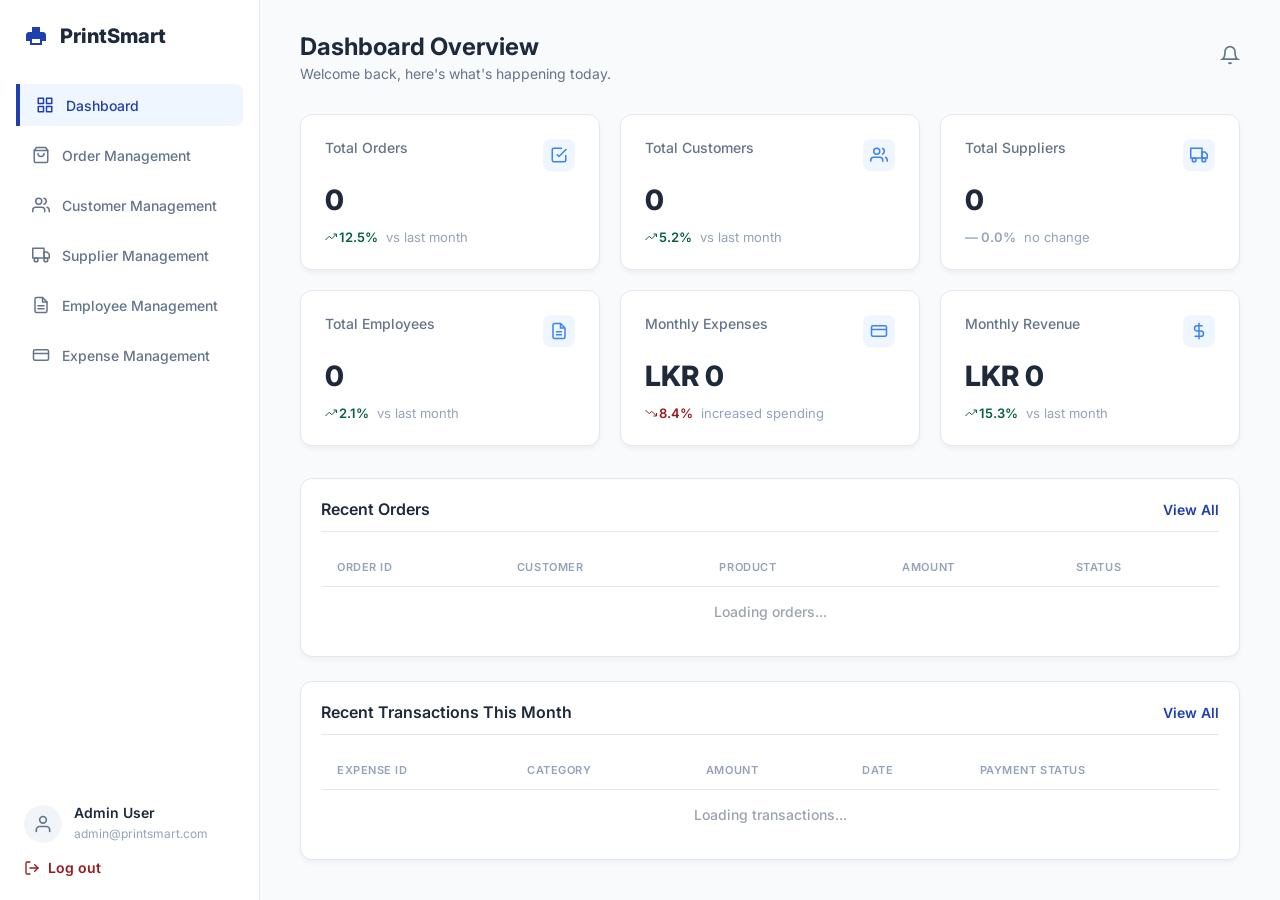
<file: printsmartV2/Frontend/index.html>
<!DOCTYPE html>
<html lang="en">
<head>
    <meta charset="UTF-8">
    <meta name="viewport" content="width=device-width, initial-scale=1.0">
    <title>PrintSmart — Dashboard</title>
    <link rel="stylesheet" href="assets/css/global.css">
    <link rel="stylesheet" href="assets/css/dashboard.css">
</head>
<body>

<div class="page-container">
    <!-- Sidebar -->
    <aside class="sidebar">
        <div class="logo">
            <svg width="24" height="24" viewBox="0 0 24 24" fill="none" class="brand-icon">
                <path d="M19 8H5C3.34315 8 2 9.34315 2 11V17H6V21H18V17H22V11C22 9.34315 20.6569 8 19 8Z" fill="currentColor"/>
                <path d="M16 3H8V8H16V3Z" fill="currentColor"/>
                <path d="M16 15H8V19H16V15Z" fill="#FFFFFF"/>
            </svg>
            PrintSmart
        </div>

        <nav class="menu">
            <a href="index.html" class="menu-item active">
                <svg width="18" height="18" viewBox="0 0 24 24" fill="none" stroke-width="2" stroke-linecap="round" stroke-linejoin="round"><rect x="3" y="3" width="7" height="7"/><rect x="14" y="3" width="7" height="7"/><rect x="14" y="14" width="7" height="7"/><rect x="3" y="14" width="7" height="7"/></svg>
                Dashboard
            </a>
            <a href="pages/orders.html" class="menu-item">
                <svg width="18" height="18" viewBox="0 0 24 24" fill="none" stroke-width="2" stroke-linecap="round" stroke-linejoin="round"><path d="M6 2L3 6v14a2 2 0 002 2h14a2 2 0 002-2V6l-3-4z"/><line x1="3" y1="6" x2="21" y2="6"/><path d="M16 10a4 4 0 01-8 0"/></svg>
                Order Management
            </a>
            <a href="pages/customers.html" class="menu-item">
                <svg width="18" height="18" viewBox="0 0 24 24" fill="none" stroke-width="2" stroke-linecap="round" stroke-linejoin="round"><path d="M17 21v-2a4 4 0 00-4-4H5a4 4 0 00-4 4v2"/><circle cx="9" cy="7" r="4"/><path d="M23 21v-2a4 4 0 00-3-3.87"/><path d="M16 3.13a4 4 0 010 7.75"/></svg>
                Customer Management
            </a>
            <a href="pages/suppliers.html" class="menu-item">
                <svg width="18" height="18" viewBox="0 0 24 24" fill="none" stroke-width="2" stroke-linecap="round" stroke-linejoin="round"><rect x="1" y="3" width="15" height="13"/><polygon points="16 8 20 8 23 11 23 16 16 16 16 8"/><circle cx="5.5" cy="18.5" r="2.5"/><circle cx="18.5" cy="18.5" r="2.5"/></svg>
                Supplier Management
            </a>
            <a href="pages/employees.html" class="menu-item">
                <svg width="18" height="18" viewBox="0 0 24 24" fill="none" stroke-width="2" stroke-linecap="round" stroke-linejoin="round"><path d="M14 2H6a2 2 0 00-2 2v16a2 2 0 002 2h12a2 2 0 002-2V8z"/><polyline points="14 2 14 8 20 8"/><line x1="16" y1="13" x2="8" y2="13"/><line x1="16" y1="17" x2="8" y2="17"/></svg>
                Employee Management
            </a>
            <a href="pages/expenses.html" class="menu-item">
                <svg width="18" height="18" viewBox="0 0 24 24" fill="none" stroke-width="2" stroke-linecap="round" stroke-linejoin="round"><rect x="2" y="5" width="20" height="14" rx="2"/><line x1="2" y1="10" x2="22" y2="10"/></svg>
                Expense Management
            </a>
        </nav>

        <div class="user-info-box mt-auto" style="margin-top:auto;">
            <div class="user-profile">
                <div class="user-icon">
                    <svg width="20" height="20" viewBox="0 0 24 24" fill="none" stroke-width="2" stroke-linecap="round" stroke-linejoin="round"><path d="M20 21v-2a4 4 0 00-4-4H8a4 4 0 00-4 4v2"/><circle cx="12" cy="7" r="4"/></svg>
                </div>
                <div class="user-text">
                    <strong>Admin User</strong>
                    <span>admin@printsmart.com</span>
                </div>
            </div>
            <a href="login.html" class="logout-link">
                <svg width="16" height="16" viewBox="0 0 24 24" fill="none" stroke="currentColor" stroke-width="2" stroke-linecap="round" stroke-linejoin="round"><path d="M9 21H5a2 2 0 01-2-2V5a2 2 0 012-2h4"/><polyline points="16 17 21 12 16 7"/><line x1="21" y1="12" x2="9" y2="12"/></svg>
                Log out
            </a>
        </div>
    </aside>

    <!-- Main Content -->
    <main class="main">
        <header class="top-bar">
            <div class="header-text">
                <h1>Dashboard Overview</h1>
                <p>Welcome back, here's what's happening today.</p>
            </div>
            <div class="bell-icon">
                <svg width="20" height="20" viewBox="0 0 24 24" fill="none" stroke="var(--text-secondary)" stroke-width="2"><path d="M18 8A6 6 0 0 0 6 8c0 7-3 9-3 9h18s-3-2-3-9"></path><path d="M13.73 21a2 2 0 0 1-3.46 0"></path></svg>
            </div>
        </header>

        <!-- Stats Top Row -->
        <div class="stat-grid-top">
            <!-- Total Orders -->
            <div class="stat-card">
                <div class="stat-header">
                    <span class="stat-title">Total Orders</span>
                    <div class="stat-icon"><svg width="18" height="18" viewBox="0 0 24 24" fill="none" stroke="currentColor" stroke-width="2"><path d="M9 11l3 3L22 4"/><path d="M21 12v7a2 2 0 0 1-2 2H5a2 2 0 0 1-2-2V5a2 2 0 0 1 2-2h11"/></svg></div>
                </div>
                <div class="stat-value" id="stat-orders">0</div>
                <div class="stat-footer">
                    <span class="trend up"><svg width="12" height="12" viewBox="0 0 24 24" fill="none" stroke="currentColor" stroke-width="2"><polyline points="23 6 13.5 15.5 8.5 10.5 1 18"/><polyline points="17 6 23 6 23 12"/></svg> 12.5%</span> 
                    vs last month
                </div>
            </div>
            
            <!-- Total Customers -->
            <div class="stat-card">
                <div class="stat-header">
                    <span class="stat-title">Total Customers</span>
                    <div class="stat-icon"><svg width="18" height="18" viewBox="0 0 24 24" fill="none" stroke="currentColor" stroke-width="2"><path d="M17 21v-2a4 4 0 00-4-4H5a4 4 0 00-4 4v2"/><circle cx="9" cy="7" r="4"/><path d="M23 21v-2a4 4 0 00-3-3.87"/><path d="M16 3.13a4 4 0 010 7.75"/></svg></div>
                </div>
                <div class="stat-value" id="stat-customers">0</div>
                <div class="stat-footer">
                    <span class="trend up"><svg width="12" height="12" viewBox="0 0 24 24" fill="none" stroke="currentColor" stroke-width="2"><polyline points="23 6 13.5 15.5 8.5 10.5 1 18"/><polyline points="17 6 23 6 23 12"/></svg> 5.2%</span> 
                    vs last month
                </div>
            </div>
            
            <!-- Total Suppliers -->
            <div class="stat-card">
                <div class="stat-header">
                    <span class="stat-title">Total Suppliers</span>
                    <div class="stat-icon"><svg width="18" height="18" viewBox="0 0 24 24" fill="none" stroke="currentColor" stroke-width="2"><rect x="1" y="3" width="15" height="13"/><polygon points="16 8 20 8 23 11 23 16 16 16 16 8"/><circle cx="5.5" cy="18.5" r="2.5"/><circle cx="18.5" cy="18.5" r="2.5"/></svg></div>
                </div>
                <div class="stat-value" id="stat-suppliers">0</div>
                <div class="stat-footer">
                    <span class="trend neutral">— 0.0%</span> 
                    no change
                </div>
            </div>
        </div>

        <!-- Stats Bottom Row -->
        <div class="stat-grid-bottom">
            <!-- Total Employees -->
            <div class="stat-card">
                <div class="stat-header">
                    <span class="stat-title">Total Employees</span>
                    <div class="stat-icon"><svg width="18" height="18" viewBox="0 0 24 24" fill="none" stroke="currentColor" stroke-width="2"><path d="M14 2H6a2 2 0 00-2 2v16a2 2 0 002 2h12a2 2 0 002-2V8z"/><polyline points="14 2 14 8 20 8"/><line x1="16" y1="13" x2="8" y2="13"/><line x1="16" y1="17" x2="8" y2="17"/></svg></div>
                </div>
                <div class="stat-value" id="stat-employees">0</div>
                <div class="stat-footer">
                    <span class="trend up"><svg width="12" height="12" viewBox="0 0 24 24" fill="none" stroke="currentColor" stroke-width="2"><polyline points="23 6 13.5 15.5 8.5 10.5 1 18"/><polyline points="17 6 23 6 23 12"/></svg> 2.1%</span> 
                    vs last month
                </div>
            </div>
            
            <!-- Monthly Expenses -->
            <div class="stat-card">
                <div class="stat-header">
                    <span class="stat-title">Monthly Expenses</span>
                    <div class="stat-icon"><svg width="18" height="18" viewBox="0 0 24 24" fill="none" stroke="currentColor" stroke-width="2"><rect x="2" y="5" width="20" height="14" rx="2"/><line x1="2" y1="10" x2="22" y2="10"/></svg></div>
                </div>
                <div class="stat-value" id="stat-expenses">LKR 0</div>
                <div class="stat-footer">
                    <span class="trend down"><svg width="12" height="12" viewBox="0 0 24 24" fill="none" stroke="currentColor" stroke-width="2"><polyline points="23 18 13.5 8.5 8.5 13.5 1 6"/><polyline points="17 18 23 18 23 12"/></svg> 8.4%</span> 
                    increased spending
                </div>
            </div>

            <!-- Monthly Revenue -->
            <div class="stat-card">
                <div class="stat-header">
                    <span class="stat-title">Monthly Revenue</span>
                    <div class="stat-icon"><svg width="18" height="18" viewBox="0 0 24 24" fill="none" stroke="currentColor" stroke-width="2"><line x1="12" y1="1" x2="12" y2="23"/><path d="M17 5H9.5a3.5 3.5 0 0 0 0 7h5a3.5 3.5 0 0 1 0 7H6"/></svg></div>
                </div>
                <div class="stat-value" id="stat-revenue">LKR 0</div>
                <div class="stat-footer">
                    <span class="trend up"><svg width="12" height="12" viewBox="0 0 24 24" fill="none" stroke="currentColor" stroke-width="2"><polyline points="23 6 13.5 15.5 8.5 10.5 1 18"/><polyline points="17 6 23 6 23 12"/></svg> 15.3%</span> 
                    vs last month
                </div>
            </div>
        </div>

        <!-- Recent Orders Table -->
        <div class="table-container">
            <div class="table-header-row">
                <h3>Recent Orders</h3>
                <a href="pages/orders.html">View All</a>
            </div>
            <table>
                <thead>
                    <tr>
                        <th>ORDER ID</th>
                        <th>CUSTOMER</th>
                        <th>PRODUCT</th>
                        <th>AMOUNT</th>
                        <th>STATUS</th>
                    </tr>
                </thead>
                <tbody id="recent-orders-body">
                    <tr><td colspan="5" style="text-align:center; color:#9ca3af;">Loading orders...</td></tr>
                </tbody>
            </table>
        </div>

        <!-- Recent Transactions Table -->
        <div class="table-container">
            <div class="table-header-row">
                <h3>Recent Transactions <span>This Month</span></h3>
                <a href="pages/expenses.html">View All</a>
            </div>
            <table>
                <thead>
                    <tr>
                        <th>EXPENSE ID</th>
                        <th>CATEGORY</th>
                        <th>AMOUNT</th>
                        <th>DATE</th>
                        <th>PAYMENT STATUS</th>
                    </tr>
                </thead>
                <tbody id="recent-expenses-body">
                    <tr><td colspan="5" style="text-align:center; color:#9ca3af;">Loading transactions...</td></tr>
                </tbody>
            </table>
        </div>

    </main>
</div>

<script>
    // Format currency
    const formatCurrency = (val) => new Intl.NumberFormat('en-IN', { minimumFractionDigits: 0 }).format(val || 0);
    
    // Fetch dashboard stats and lists
    fetch('../Backend/api/dashboard.php')
        .then(res => res.json())
        .then(data => {
            if (!data || !data.success) return;
            
            // Stats
            const ordersCount = data.orders?.count ?? 0;
            const customersCount = data.customers ?? 0;
            const suppliersCount = data.suppliers ?? 0;
            const employeesCount = data.employees ?? 0;
            const totalExpenses = data.expenses?.total ?? 0;
            const totalRevenue = data.orders?.revenue ?? 0;

            if (document.getElementById('stat-orders')) document.getElementById('stat-orders').textContent = ordersCount.toLocaleString();
            if (document.getElementById('stat-customers')) document.getElementById('stat-customers').textContent = customersCount.toLocaleString();
            if (document.getElementById('stat-suppliers')) document.getElementById('stat-suppliers').textContent = suppliersCount.toLocaleString();
            if (document.getElementById('stat-employees')) document.getElementById('stat-employees').textContent = employeesCount.toLocaleString();
            if (document.getElementById('stat-expenses')) document.getElementById('stat-expenses').textContent = 'LKR ' + formatCurrency(totalExpenses);
            if (document.getElementById('stat-revenue')) document.getElementById('stat-revenue').textContent = 'LKR ' + formatCurrency(totalRevenue);

            // Recent Orders
            const ordersTbody = document.getElementById('recent-orders-body');
            if (ordersTbody) {
                if (data.recent_orders && data.recent_orders.length) {
                    ordersTbody.innerHTML = data.recent_orders.map(o => {
                        const statusClass = (o.status || 'Pending').toLowerCase();
                        const statusText = (o.status || 'Pending').toUpperCase();
                        const amt = o.total_amount ? parseFloat(o.total_amount) : 0;
                        return `
                            <tr>
                                <td style="font-weight:600; color:var(--text-primary)">${o.order_number || '—'}</td>
                                <td style="color:var(--text-secondary)">${o.customer_name || 'Walk-in'}</td>
                                <td style="color:var(--text-secondary)">${o.order_details || 'Print jobs'}</td>
                                <td style="font-weight:600">$${amt.toFixed(2)}</td>
                                <td><span class="badge ${statusClass}">${statusText}</span></td>
                            </tr>
                        `;
                    }).join('');
                } else {
                    ordersTbody.innerHTML = '<tr><td colspan="5" style="text-align:center;">No recent orders found.</td></tr>';
                }
            }

            // Recent Expenses
            const expTbody = document.getElementById('recent-expenses-body');
            if (expTbody) {
                if (data.recent_expenses && data.recent_expenses.length) {
                    expTbody.innerHTML = data.recent_expenses.map(e => {
                        const statusClass = (e.status || 'Pending').toLowerCase();
                        const statusText = e.status || 'Pending';
                        const amt = e.amount ? parseFloat(e.amount) : 0;
                        const dateStr = e.date ? new Date(e.date).toLocaleDateString('en-US', {month:'short', day:'numeric', year:'numeric'}) : '—';
                        return `
                            <tr>
                                <td style="font-weight:600; color:var(--primary-blue)">${e.expense_id || '—'}</td>
                                <td style="color:var(--text-secondary)">${e.category || '—'}</td>
                                <td style="font-weight:600">$${amt.toFixed(2)}</td>
                                <td style="color:var(--text-secondary)">${dateStr}</td>
                                <td><span class="badge ${statusClass}">${statusText}</span></td>
                            </tr>
                        `;
                    }).join('');
                } else {
                    expTbody.innerHTML = '<tr><td colspan="5" style="text-align:center;">No recent transactions found.</td></tr>';
                }
            }
        })
        .catch(err => {
            console.error('Error loading dashboard:', err);
        });
</script>
</body>
</html>
</file>
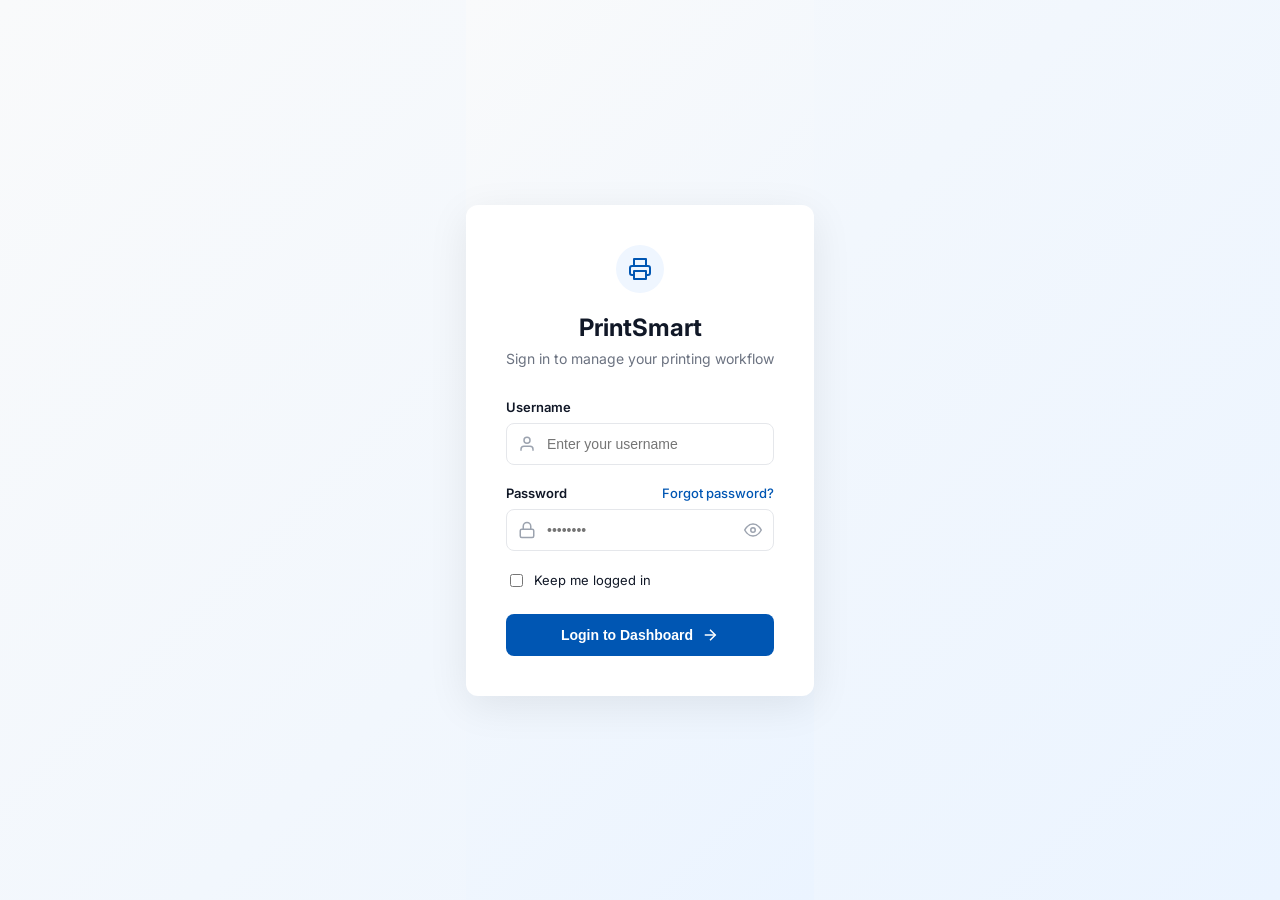
<file: printsmartV2/Frontend/login.html>
<!DOCTYPE html>
<html lang="en">
<head>
    <meta charset="UTF-8">
    <meta name="viewport" content="width=device-width, initial-scale=1.0">
    <title>PrintSmart - Login</title>
    <link href="https://fonts.googleapis.com/css2?family=Inter:wght@400;500;600;700&display=swap" rel="stylesheet">
    <style>
        :root {
            --primary-blue: #0056b3;
            --text-main: #111827;
            --text-muted: #6B7280;
            --border-color: #E5E7EB;
        }

        body, html {
            margin: 0;
            padding: 0;
            height: 100%;
            font-family: 'Inter', sans-serif;
            background: linear-gradient(135deg, #F9FAFB 0%, #EBF4FF 100%);
            display: flex;
            align-items: center;
            justify-content: center;
        }

        .login-card {
            background-color: white;
            padding: 40px;
            border-radius: 12px;
            box-shadow: 0 10px 40px rgba(0, 0, 0, 0.08);
            width: 100%;
            max-width: 400px;
            text-align: center;
        }

        .login-icon-wrapper {
            width: 48px;
            height: 48px;
            background-color: #EFF6FF;
            border-radius: 50%;
            display: flex;
            align-items: center;
            justify-content: center;
            margin: 0 auto 20px;
        }

        .login-header h1 {
            margin: 0 0 8px;
            font-size: 24px;
            font-weight: 700;
            color: var(--text-main);
        }

        .login-header p {
            margin: 0 0 32px;
            font-size: 14px;
            color: var(--text-muted);
        }

        .form-group {
            text-align: left;
            margin-bottom: 20px;
        }

        .form-group label {
            display: block;
            font-size: 13px;
            font-weight: 600;
            color: var(--text-main);
            margin-bottom: 8px;
        }

        .header-between {
            display: flex;
            justify-content: space-between;
            align-items: center;
        }

        .forgot-link {
            font-size: 13px;
            color: var(--primary-blue);
            text-decoration: none;
            font-weight: 500;
        }

        .input-wrapper {
            position: relative;
            display: flex;
            align-items: center;
        }

        .input-wrapper svg.icon-left {
            position: absolute;
            left: 12px;
            color: #9CA3AF;
        }
        
        .input-wrapper svg.icon-right {
            position: absolute;
            right: 12px;
            color: #9CA3AF;
            cursor: pointer;
        }

        .input-wrapper input {
            width: 100%;
            padding: 12px 12px 12px 40px;
            border: 1px solid var(--border-color);
            border-radius: 8px;
            font-size: 14px;
            outline: none;
            box-sizing: border-box;
            transition: all 0.2s;
        }

        .input-wrapper input:focus {
            border-color: var(--primary-blue);
            box-shadow: 0 0 0 3px rgba(0, 86, 179, 0.1);
        }

        .checkbox-container {
            display: flex;
            align-items: center;
            gap: 8px;
            margin-bottom: 24px;
            text-align: left;
        }

        .checkbox-container input {
            cursor: pointer;
        }

        .checkbox-container label {
            font-size: 13px;
            color: var(--text-main);
            cursor: pointer;
        }

        .btn-submit {
            width: 100%;
            padding: 12px;
            background-color: var(--primary-blue);
            color: white;
            border: none;
            border-radius: 8px;
            font-size: 14px;
            font-weight: 600;
            cursor: pointer;
            transition: background 0.2s;
            display: flex;
            justify-content: center;
            align-items: center;
            gap: 8px;
        }

        .btn-submit:hover {
            background-color: #004494;
        }

        .error-message {
            color: #DC2626;
            font-size: 13px;
            margin-bottom: 16px;
            display: none;
            text-align: left;
            font-weight: 500;
        }

        .create-account {
            margin-top: 24px;
            font-size: 13px;
            color: var(--text-muted);
        }

        .create-account a {
            color: var(--primary-blue);
            text-decoration: none;
            font-weight: 600;
        }
    </style>
</head>
<body>

    <div class="login-card">
        <div class="login-icon-wrapper">
            <svg width="24" height="24" viewBox="0 0 24 24" fill="none" stroke="#0056b3" stroke-width="2" stroke-linecap="round" stroke-linejoin="round">
                <polyline points="6 9 6 2 18 2 18 9"></polyline>
                <path d="M6 18H4a2 2 0 0 1-2-2v-5a2 2 0 0 1 2-2h16a2 2 0 0 1 2 2v5a2 2 0 0 1-2 2h-2"></path>
                <rect x="6" y="14" width="12" height="8"></rect>
            </svg>
        </div>
        
        <div class="login-header">
            <h1>PrintSmart</h1>
            <p>Sign in to manage your printing workflow</p>
        </div>

        <div class="error-message" id="errorMsg">Invalid username or password.</div>

        <div class="form-group">
            <label>Username</label>
            <div class="input-wrapper">
                <svg class="icon-left" width="18" height="18" viewBox="0 0 24 24" fill="none" stroke="currentColor" stroke-width="2"><path d="M20 21v-2a4 4 0 0 0-4-4H8a4 4 0 0 0-4 4v2"/><circle cx="12" cy="7" r="4"/></svg>
                <input type="text" id="username" placeholder="Enter your username">
            </div>
        </div>

        <div class="form-group">
            <div class="header-between">
                <label style="margin:0;">Password</label>
                <a href="#" class="forgot-link">Forgot password?</a>
            </div>
            <div class="input-wrapper" style="margin-top: 8px;">
                <svg class="icon-left" width="18" height="18" viewBox="0 0 24 24" fill="none" stroke="currentColor" stroke-width="2"><rect x="3" y="11" width="18" height="11" rx="2" ry="2"/><path d="M7 11V7a5 5 0 0 1 10 0v4"/></svg>
                <input type="password" id="password" placeholder="••••••••">
                <svg class="icon-right" id="togglePassword" width="18" height="18" viewBox="0 0 24 24" fill="none" stroke="currentColor" stroke-width="2"><path d="M1 12s4-8 11-8 11 8 11 8-4 8-11 8-11-8-11-8z"/><circle cx="12" cy="12" r="3"/></svg>
            </div>
        </div>

        <div class="checkbox-container">
            <input type="checkbox" id="keepLogged">
            <label for="keepLogged">Keep me logged in</label>
        </div>

        <button class="btn-submit" id="loginBtn">
            Login to Dashboard
            <svg width="18" height="18" viewBox="0 0 24 24" fill="none" stroke="currentColor" stroke-width="2"><line x1="5" y1="12" x2="19" y2="12"/><polyline points="12 5 19 12 12 19"/></svg>
        </button>

    </div>

    <script>
        const loginBtn = document.getElementById('loginBtn');
        const usernameInput = document.getElementById('username');
        const passwordInput = document.getElementById('password');
        const errorMsg = document.getElementById('errorMsg');
        const togglePwd = document.getElementById('togglePassword');

        // Toggle password visibility
        togglePwd.addEventListener('click', () => {
            if (passwordInput.type === 'password') {
                passwordInput.type = 'text';
                togglePwd.innerHTML = '<path d="M17.94 17.94A10.07 10.07 0 0 1 12 20c-7 0-11-8-11-8a18.45 18.45 0 0 1 5.06-5.94M9.9 4.24A9.12 9.12 0 0 1 12 4c7 0 11 8 11 8a18.5 18.5 0 0 1-2.16 3.19m-6.72-1.07a3 3 0 1 1-4.24-4.24"/><line x1="1" y1="1" x2="23" y2="23"/>'; // Eye off icon
            } else {
                passwordInput.type = 'password';
                togglePwd.innerHTML = '<path d="M1 12s4-8 11-8 11 8 11 8-4 8-11 8-11-8-11-8z"/><circle cx="12" cy="12" r="3"/>'; // Eye icon
            }
        });

        // Handle Login logic
        function handleLogin() {
            const user = usernameInput.value.trim();
            const pass = passwordInput.value;

            if (user === 'Admin' && pass === 'admin123') {
                errorMsg.style.display = 'none';
                // Fake a token save
                localStorage.setItem('printsmart_auth', 'true');
                // Navigate to dashboard
                window.location.href = 'index.html';
            } else {
                errorMsg.style.display = 'block';
            }
        }

        loginBtn.addEventListener('click', handleLogin);
        passwordInput.addEventListener('keypress', (e) => {
            if (e.key === 'Enter') handleLogin();
        });
        usernameInput.addEventListener('keypress', (e) => {
            if (e.key === 'Enter') handleLogin();
        });

        // If user accesses /login.html while already logged in, we could redirect them, but no big deal for this demo.
    </script>
</body>
</html>
</file>
<file: printsmartV2/Frontend/assets/css/global.css>
/* Frontend/assets/css/global.css */
@import url('https://fonts.googleapis.com/css2?family=Inter:wght@400;500;600;700;800&display=swap');

:root {
    --bg-color: #F8FAFC;
    --sidebar-bg: #FFFFFF;
    --text-primary: #1E293B;
    --text-secondary: #64748B;
    --text-muted: #94A3B8;
    --border-color: #E2E8F0;
    
    --primary-blue: #1E40AF;
    --primary-light: #EFF6FF;
    --primary-icon: #3B82F6;
    
    --success-bg: #D1FAE5;
    --success-text: #065F46;
    
    --warning-bg: #FEF3C7;
    --warning-text: #92400E;
    
    --danger-bg: #FEE2E2;
    --danger-text: #991B1B;
    
    --border-radius: 12px;
    --card-shadow: 0 4px 6px -1px rgba(0, 0, 0, 0.04), 0 2px 4px -1px rgba(0, 0, 0, 0.02);
}

* {
    margin: 0;
    padding: 0;
    box-sizing: border-box;
    font-family: 'Inter', -apple-system, BlinkMacSystemFont, 'Segoe UI', Roboto, Helvetica, Arial, sans-serif;
}

body {
    background-color: var(--bg-color);
    color: var(--text-primary);
    -webkit-font-smoothing: antialiased;
}

/* Base Layout Structure */
.page-container {
    display: flex;
    min-height: 100vh;
}

/* Sidebar Styling completely unified for all pages */
.sidebar {
    width: 260px;
    background-color: var(--sidebar-bg);
    border-right: 1px solid var(--border-color);
    display: flex;
    flex-direction: column;
    position: fixed;
    height: 100vh;
    left: 0;
    top: 0;
    z-index: 50;
}

.logo {
    display: flex;
    align-items: center;
    gap: 12px;
    padding: 24px;
    font-size: 20px;
    font-weight: 800;
    color: var(--text-primary);
}

.brand-icon {
    flex-shrink: 0;
    color: var(--primary-blue);
}

.menu {
    flex-grow: 1;
    display: flex;
    flex-direction: column;
    padding: 12px 16px;
    gap: 8px;
}

.menu-item {
    display: flex;
    align-items: center;
    gap: 12px;
    padding: 12px 16px;
    border-radius: 8px;
    text-decoration: none;
    color: var(--text-secondary);
    font-weight: 500;
    font-size: 14px;
    transition: all 0.2s ease-in-out;
}

.menu-item:hover {
    background-color: #F1F5F9;
    color: var(--text-primary);
}

.menu-item.active {
    background-color: var(--primary-light);
    color: var(--primary-blue);
    border-left: 4px solid var(--primary-blue);
    border-radius: 0 8px 8px 0;
}

.menu-item svg {
    stroke: currentColor;
}

.user-info-box {
    padding: 24px;
}

.user-profile {
    display: flex;
    align-items: center;
    gap: 12px;
    margin-bottom: 16px;
}

.user-icon {
    width: 38px;
    height: 38px;
    background-color: #F1F5F9;
    border-radius: 50%;
    display: flex;
    align-items: center;
    justify-content: center;
}

.user-icon svg {
    stroke: var(--text-secondary);
}

.user-text {
    line-height: 1.3;
}

.user-text strong {
    font-size: 14px;
    font-weight: 600;
    color: var(--text-primary);
    display: block;
}

.user-text span {
    font-size: 12px;
    color: var(--text-muted);
}

.logout-link {
    display: flex;
    align-items: center;
    gap: 8px;
    color: var(--danger-text);
    text-decoration: none;
    font-size: 14px;
    font-weight: 600;
}

/* Main Content Area */
.main {
    flex-grow: 1;
    margin-left: 260px; /* Offset for fixed sidebar */
    padding: 32px 40px;
    max-width: 1300px;
}

.top-bar {
    display: flex;
    justify-content: space-between;
    align-items: center;
    margin-bottom: 32px;
}

.header-text h1 {
    font-size: 24px;
    font-weight: 700;
    color: var(--text-primary);
    margin-bottom: 4px;
}

.header-text p {
    font-size: 14px;
    color: var(--text-secondary);
}

.search-box {
    display: flex;
    align-items: center;
    background-color: var(--sidebar-bg);
    border: 1px solid var(--border-color);
    padding: 8px 16px;
    border-radius: 8px;
    width: 300px;
    transition: all 0.2s ease-in-out;
}

.search-box:hover,
.search-box:focus-within {
    background-color: var(--primary-light);
    border-color: var(--primary-blue);
}

.search-box:focus-within svg {
    stroke: var(--primary-blue) !important;
}

/* Generic Table Styles */
.table-container {
    background-color: #FFFFFF;
    border: 1px solid var(--border-color);
    border-radius: var(--border-radius);
    padding: 20px;
    box-shadow: var(--card-shadow);
    margin-top: 24px;
}

.table-header-row {
    display: flex;
    justify-content: space-between;
    align-items: center;
    margin-bottom: 16px;
    padding-bottom: 12px;
    border-bottom: 1px solid var(--border-color);
}

.table-header-row h3 {
    font-size: 16px;
    font-weight: 600;
}

.table-header-row a {
    font-size: 14px;
    font-weight: 600;
    color: var(--primary-blue);
    text-decoration: none;
}

table {
    width: 100%;
    border-collapse: collapse;
}

th {
    text-align: left;
    padding: 12px 16px;
    font-size: 11px;
    text-transform: uppercase;
    letter-spacing: 0.05em;
    color: var(--text-muted);
    font-weight: 600;
    border-bottom: 1px solid var(--border-color);
}

td {
    padding: 16px;
    font-size: 14px;
    font-weight: 500;
    color: var(--text-primary);
    border-bottom: 1px solid #F1F5F9;
}

tr:last-child td {
    border-bottom: none;
}

/* Status Badges */
.badge {
    padding: 4px 10px;
    border-radius: 9999px;
    font-size: 12px;
    font-weight: 600;
    text-transform: uppercase;
    display: inline-flex;
    align-items: center;
    gap: 4px;
}

.badge.completed, .badge.success {
    background-color: var(--success-bg);
    color: var(--success-text);
}

.badge.pending, .badge.processing {
    background-color: var(--warning-bg);
    color: var(--warning-text);
}

.badge.cancelled, .badge.overdue {
    background-color: var(--danger-bg);
    color: var(--danger-text);
}

/* General Action Buttons */
.btn-primary {
    background-color: var(--primary-blue);
    color: #FFFFFF;
    border: none;
    padding: 10px 16px;
    border-radius: 8px;
    font-weight: 500;
    font-size: 14px;
    cursor: pointer;
    box-shadow: 0 1px 2px 0 rgba(0, 0, 0, 0.05);
}

.btn-primary:hover {
    background-color: #1e3a8a;
}
</file>
<file: printsmartV2/Frontend/assets/css/dashboard.css>
/* Frontend/assets/css/dashboard.css */

.stat-grid-top {
    display: grid;
    grid-template-columns: repeat(3, 1fr);
    gap: 20px;
    margin-bottom: 20px;
}

.stat-grid-bottom {
    display: grid;
    grid-template-columns: repeat(3, 1fr);
    gap: 20px;
    margin-bottom: 32px;
}

.stat-card {
    background-color: #FFFFFF;
    border: 1px solid var(--border-color);
    border-radius: var(--border-radius);
    padding: 24px;
    display: flex;
    flex-direction: column;
    box-shadow: var(--card-shadow);
    transition: transform 0.2s ease, box-shadow 0.2s ease;
}

.stat-card:hover {
    transform: translateY(-2px);
    box-shadow: 0 10px 15px -3px rgba(0, 0, 0, 0.1), 0 4px 6px -2px rgba(0, 0, 0, 0.05);
}

.stat-header {
    display: flex;
    justify-content: space-between;
    align-items: flex-start;
    margin-bottom: 12px;
}

.stat-title {
    font-size: 14px;
    color: var(--text-secondary);
    font-weight: 500;
}

.stat-icon {
    width: 32px;
    height: 32px;
    background-color: var(--primary-light);
    color: var(--primary-icon);
    border-radius: 8px;
    display: flex;
    align-items: center;
    justify-content: center;
}

.stat-value {
    font-size: 28px;
    font-weight: 800;
    color: var(--text-primary);
    margin-bottom: 12px;
}

.stat-footer {
    display: flex;
    align-items: center;
    gap: 8px;
    font-size: 13px;
    color: var(--text-muted);
}

.trend {
    font-weight: 600;
    display: flex;
    align-items: center;
    gap: 2px;
}

.trend.up {
    color: var(--success-text);
}

.trend.down {
    color: var(--danger-text);
}

.trend.neutral {
    color: var(--text-muted);
}
</file>
